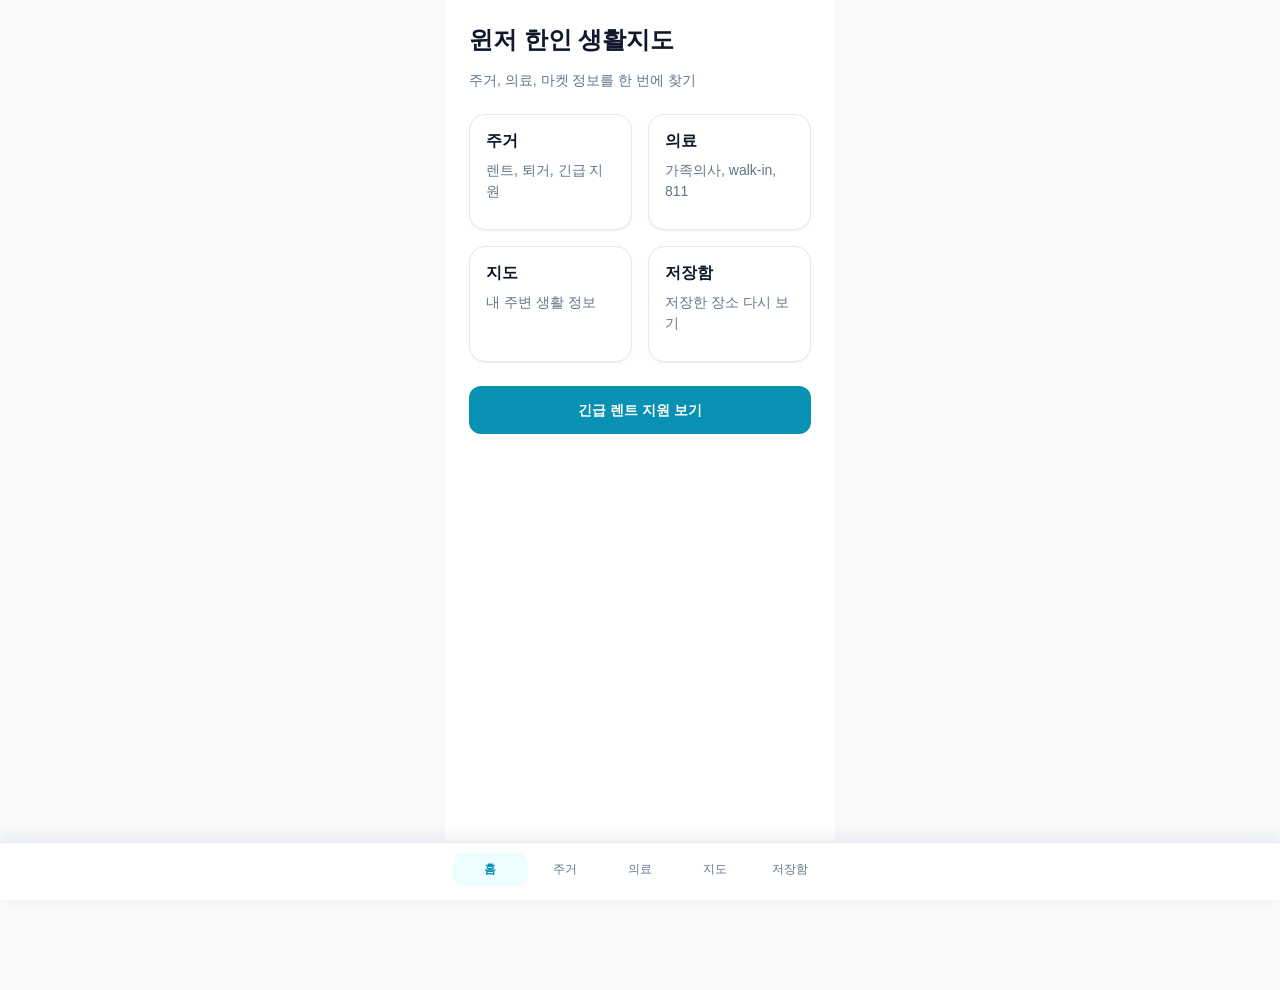
<file: index.html>
<!DOCTYPE html>
<html lang="ko">
<head>
  <meta charset="UTF-8" />
  <meta name="viewport" content="width=device-width, initial-scale=1.0" />
  <title>Windsor Korean Life App</title>
  <link rel="stylesheet" href="./style.css">

</head>
<body>
  <div class="app">
    <div class="title">윈저 한인 생활지도</div>
    <div class="subtitle">주거, 의료, 마켓 정보를 한 번에 찾기</div>

    <div class="card-grid">
      <a class="card-link" href="./housing.html">
        <div class="card">
          <h2>주거</h2>
          <p>렌트, 퇴거, 긴급 지원</p>
        </div>
      </a>

      <a class="card-link" href="./medical.html">
        <div class="card">
          <h2>의료</h2>
          <p>가족의사, walk-in, 811</p>
        </div>
      </a>

      <a class="card-link" href="./map.html">
        <div class="card">
          <h2>지도</h2>
          <p>내 주변 생활 정보</p>
        </div>
      </a>

      <a class="card-link" href="./saved.html">
        <div class="card">
          <h2>저장함</h2>
          <p>저장한 장소 다시 보기</p>
        </div>
      </a>
    </div>

    <a class="button" href="./housing.html">긴급 렌트 지원 보기</a>
  </div>
  <div class="tabbar">
  <div class="tabbar-inner">
    <a class="tab-link active" href="./index.html">홈</a>
    <a class="tab-link" href="./housing.html">주거</a>
    <a class="tab-link" href="./medical.html">의료</a>
    <a class="tab-link" href="./map.html">지도</a>
    <a class="tab-link" href="./saved.html">저장함</a>
  </div>
</div>

</body>
</html>
</file>
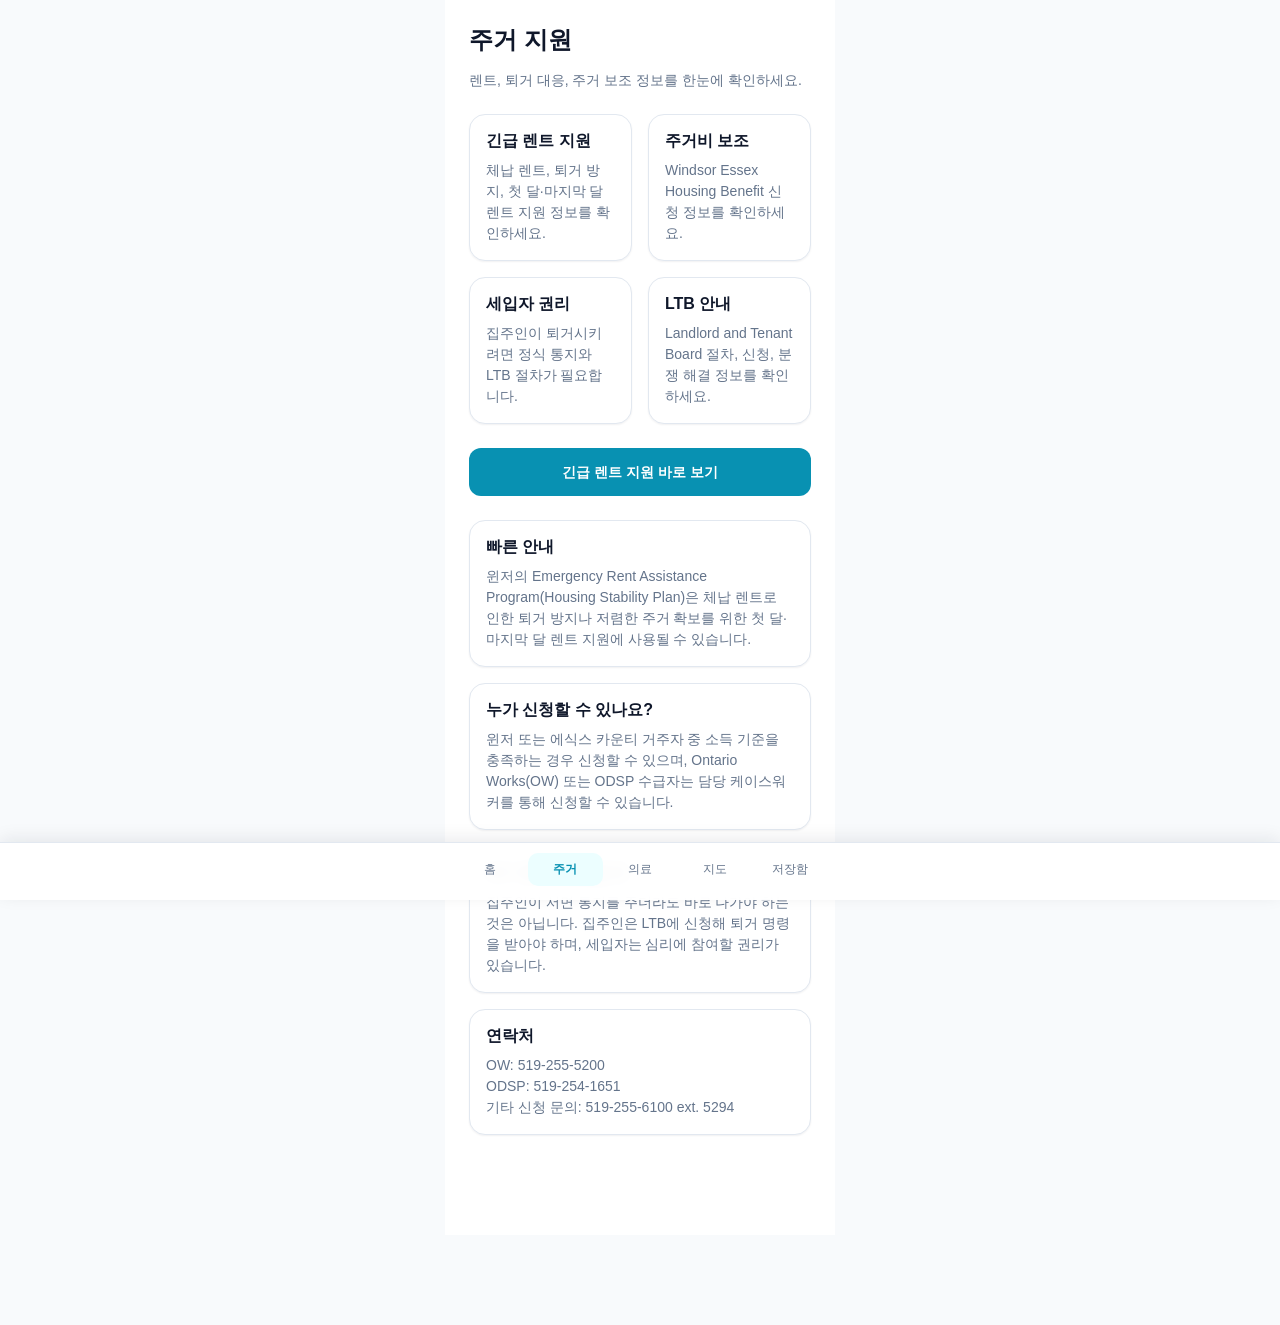
<file: housing.html>
<!DOCTYPE html>
<html lang="ko">
<head>
  <meta charset="UTF-8" />
  <meta name="viewport" content="width=device-width, initial-scale=1.0" />
  <title>주거 | Windsor Korean Life App</title>
  <link rel="stylesheet" href="./style.css" />
</head>
<body>
  <div class="app">
    <div class="title">주거 지원</div>
    <div class="subtitle">렌트, 퇴거 대응, 주거 보조 정보를 한눈에 확인하세요.</div>

    <div class="card-grid">
      <a class="card-link" href="https://www.citywindsor.ca/residents/housing/housing-with-supports-and-homelessness-prevention/emergency-rent-and-utility-assistance" target="_blank" rel="noopener noreferrer">
        <div class="card">
          <h2>긴급 렌트 지원</h2>
          <p>체납 렌트, 퇴거 방지, 첫 달·마지막 달 렌트 지원 정보를 확인하세요.</p>
        </div>
      </a>

      <a class="card-link" href="https://www.wechc.com/windsor-essex-housing-benefit" target="_blank" rel="noopener noreferrer">
        <div class="card">
          <h2>주거비 보조</h2>
          <p>Windsor Essex Housing Benefit 신청 정보를 확인하세요.</p>
        </div>
      </a>

      <a class="card-link" href="https://www.ontario.ca/page/renting-ontario-your-rights" target="_blank" rel="noopener noreferrer">
        <div class="card">
          <h2>세입자 권리</h2>
          <p>집주인이 퇴거시키려면 정식 통지와 LTB 절차가 필요합니다.</p>
        </div>
      </a>

      <a class="card-link" href="https://tribunalsontario.ca/ltb/" target="_blank" rel="noopener noreferrer">
        <div class="card">
          <h2>LTB 안내</h2>
          <p>Landlord and Tenant Board 절차, 신청, 분쟁 해결 정보를 확인하세요.</p>
        </div>
      </a>
    </div>

    <a class="button" href="https://www.citywindsor.ca/residents/housing/housing-with-supports-and-homelessness-prevention/emergency-rent-and-utility-assistance" target="_blank" rel="noopener noreferrer">
      긴급 렌트 지원 바로 보기
    </a>

    <div style="margin-top: 24px;">
      <div class="card" style="margin-bottom: 16px;">
        <h2>빠른 안내</h2>
        <p>
          윈저의 Emergency Rent Assistance Program(Housing Stability Plan)은
          체납 렌트로 인한 퇴거 방지나 저렴한 주거 확보를 위한 첫 달·마지막 달 렌트 지원에 사용될 수 있습니다.
        </p>
      </div>

      <div class="card" style="margin-bottom: 16px;">
        <h2>누가 신청할 수 있나요?</h2>
        <p>
          윈저 또는 에식스 카운티 거주자 중 소득 기준을 충족하는 경우 신청할 수 있으며,
          Ontario Works(OW) 또는 ODSP 수급자는 담당 케이스워커를 통해 신청할 수 있습니다.
        </p>
      </div>

      <div class="card" style="margin-bottom: 16px;">
        <h2>퇴거 통지 받았을 때</h2>
        <p>
          집주인이 서면 통지를 주더라도 바로 나가야 하는 것은 아닙니다.
          집주인은 LTB에 신청해 퇴거 명령을 받아야 하며, 세입자는 심리에 참여할 권리가 있습니다.
        </p>
      </div>

      <div class="card">
        <h2>연락처</h2>
        <p>
          OW: 519-255-5200<br />
          ODSP: 519-254-1651<br />
          기타 신청 문의: 519-255-6100 ext. 5294
        </p>
      </div>
    </div>
  </div>

  <div class="tabbar">
    <div class="tabbar-inner">
      <a class="tab-link" href="./index.html">홈</a>
      <a class="tab-link active" href="./housing.html">주거</a>
      <a class="tab-link" href="./medical.html">의료</a>
      <a class="tab-link" href="./map.html">지도</a>
      <a class="tab-link" href="./saved.html">저장함</a>
    </div>
  </div>
</body>
</html>
</file>
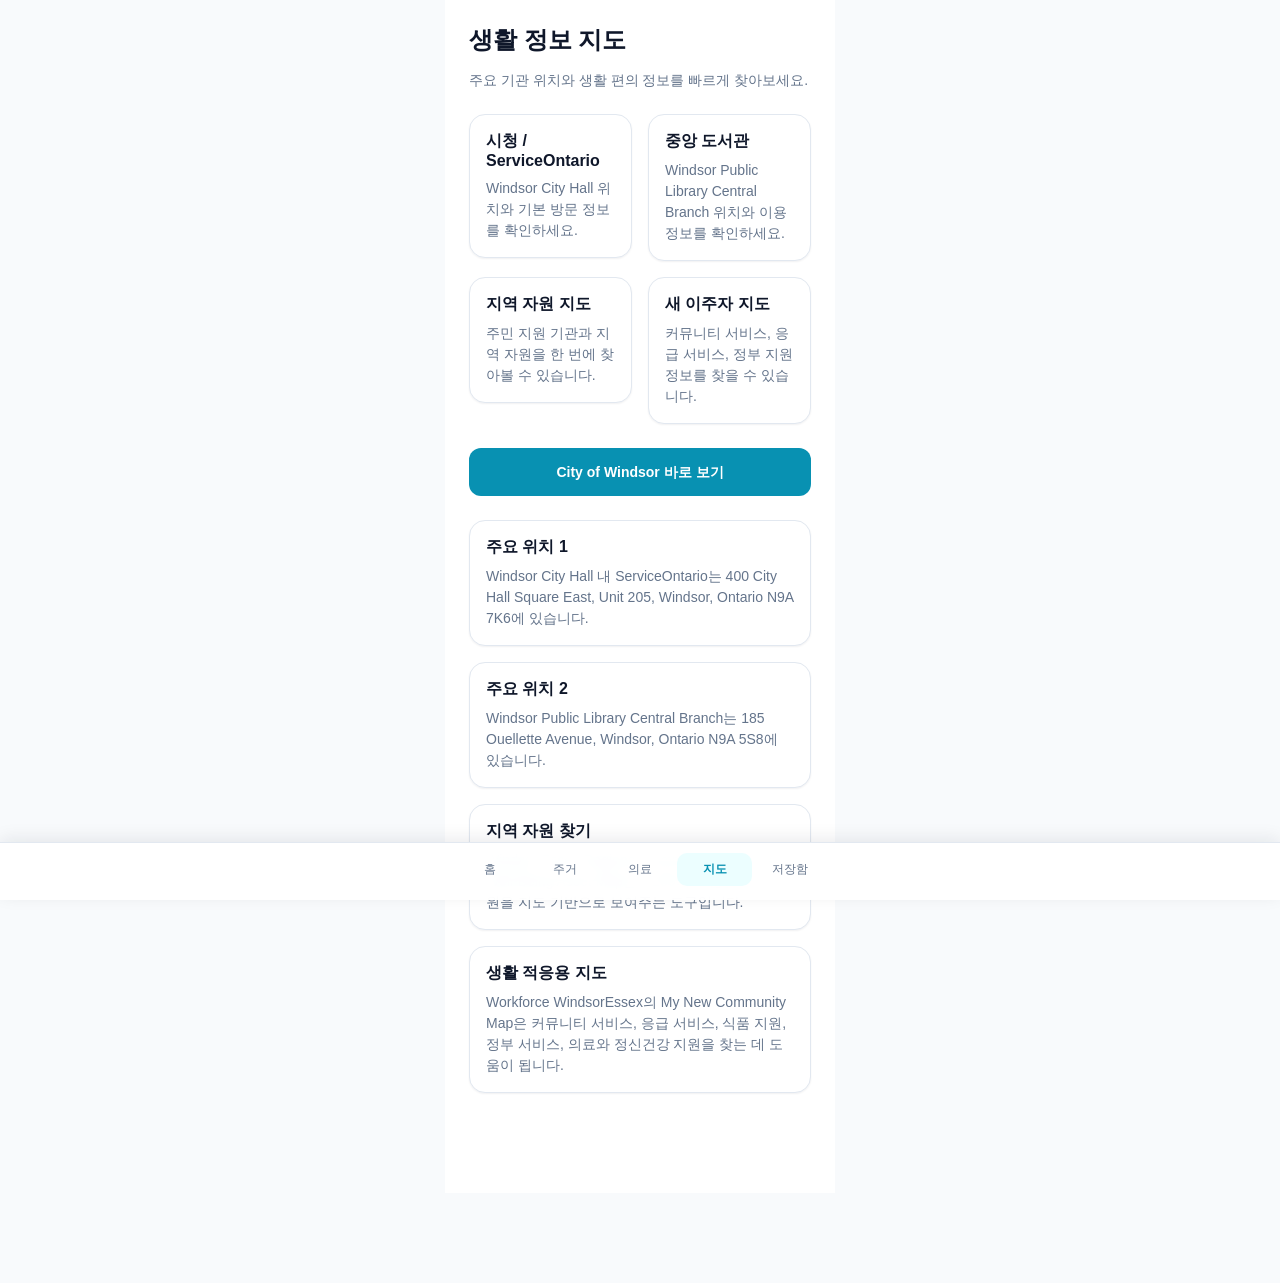
<file: map.html>
<!DOCTYPE html>
<html lang="ko">
<head>
  <meta charset="UTF-8" />
  <meta name="viewport" content="width=device-width, initial-scale=1.0" />
  <title>지도 | Windsor Korean Life App</title>
  <link rel="stylesheet" href="./style.css" />
</head>
<body>
  <div class="app">
    <div class="title">생활 정보 지도</div>
    <div class="subtitle">주요 기관 위치와 생활 편의 정보를 빠르게 찾아보세요.</div>

    <div class="card-grid">
      <a class="card-link" href="https://www.ontario.ca/locations/serviceontario/windsor-city-hall-windsor" target="_blank" rel="noopener noreferrer">
        <div class="card">
          <h2>시청 / ServiceOntario</h2>
          <p>Windsor City Hall 위치와 기본 방문 정보를 확인하세요.</p>
        </div>
      </a>

      <a class="card-link" href="https://www.windsorpubliclibrary.com/central-2/" target="_blank" rel="noopener noreferrer">
        <div class="card">
          <h2>중앙 도서관</h2>
          <p>Windsor Public Library Central Branch 위치와 이용 정보를 확인하세요.</p>
        </div>
      </a>

      <a class="card-link" href="https://www.citywindsor.ca/residents/social-services/social-policy-and-pathway-to-potential/community-safety-and-well-being/2022-community-safety-and-well-being-plan/Pages/Asset-Map.aspx" target="_blank" rel="noopener noreferrer">
        <div class="card">
          <h2>지역 자원 지도</h2>
          <p>주민 지원 기관과 지역 자원을 한 번에 찾아볼 수 있습니다.</p>
        </div>
      </a>

      <a class="card-link" href="https://www.workforcewindsoressex.com/my-new-community-map/" target="_blank" rel="noopener noreferrer">
        <div class="card">
          <h2>새 이주자 지도</h2>
          <p>커뮤니티 서비스, 응급 서비스, 정부 지원 정보를 찾을 수 있습니다.</p>
        </div>
      </a>
    </div>

    <a class="button" href="https://www.citywindsor.ca" target="_blank" rel="noopener noreferrer">
      City of Windsor 바로 보기
    </a>

    <div style="margin-top: 24px;">
      <div class="card" style="margin-bottom: 16px;">
        <h2>주요 위치 1</h2>
        <p>
          Windsor City Hall 내 ServiceOntario는
          400 City Hall Square East, Unit 205, Windsor, Ontario N9A 7K6에 있습니다.
        </p>
      </div>

      <div class="card" style="margin-bottom: 16px;">
        <h2>주요 위치 2</h2>
        <p>
          Windsor Public Library Central Branch는
          185 Ouellette Avenue, Windsor, Ontario N9A 5S8에 있습니다.
        </p>
      </div>

      <div class="card" style="margin-bottom: 16px;">
        <h2>지역 자원 찾기</h2>
        <p>
          Windsor Essex Regional Community Safety and Well-Being Asset Map은
          1,200개가 넘는 지역 자원을 지도 기반으로 보여주는 도구입니다.
        </p>
      </div>

      <div class="card">
        <h2>생활 적응용 지도</h2>
        <p>
          Workforce WindsorEssex의 My New Community Map은
          커뮤니티 서비스, 응급 서비스, 식품 지원, 정부 서비스, 의료와 정신건강 지원을 찾는 데 도움이 됩니다.
        </p>
      </div>
    </div>
  </div>

  <div class="tabbar">
    <div class="tabbar-inner">
      <a class="tab-link" href="./index.html">홈</a>
      <a class="tab-link" href="./housing.html">주거</a>
      <a class="tab-link" href="./medical.html">의료</a>
      <a class="tab-link active" href="./map.html">지도</a>
      <a class="tab-link" href="./saved.html">저장함</a>
    </div>
  </div>
</body>
</html>
</file>
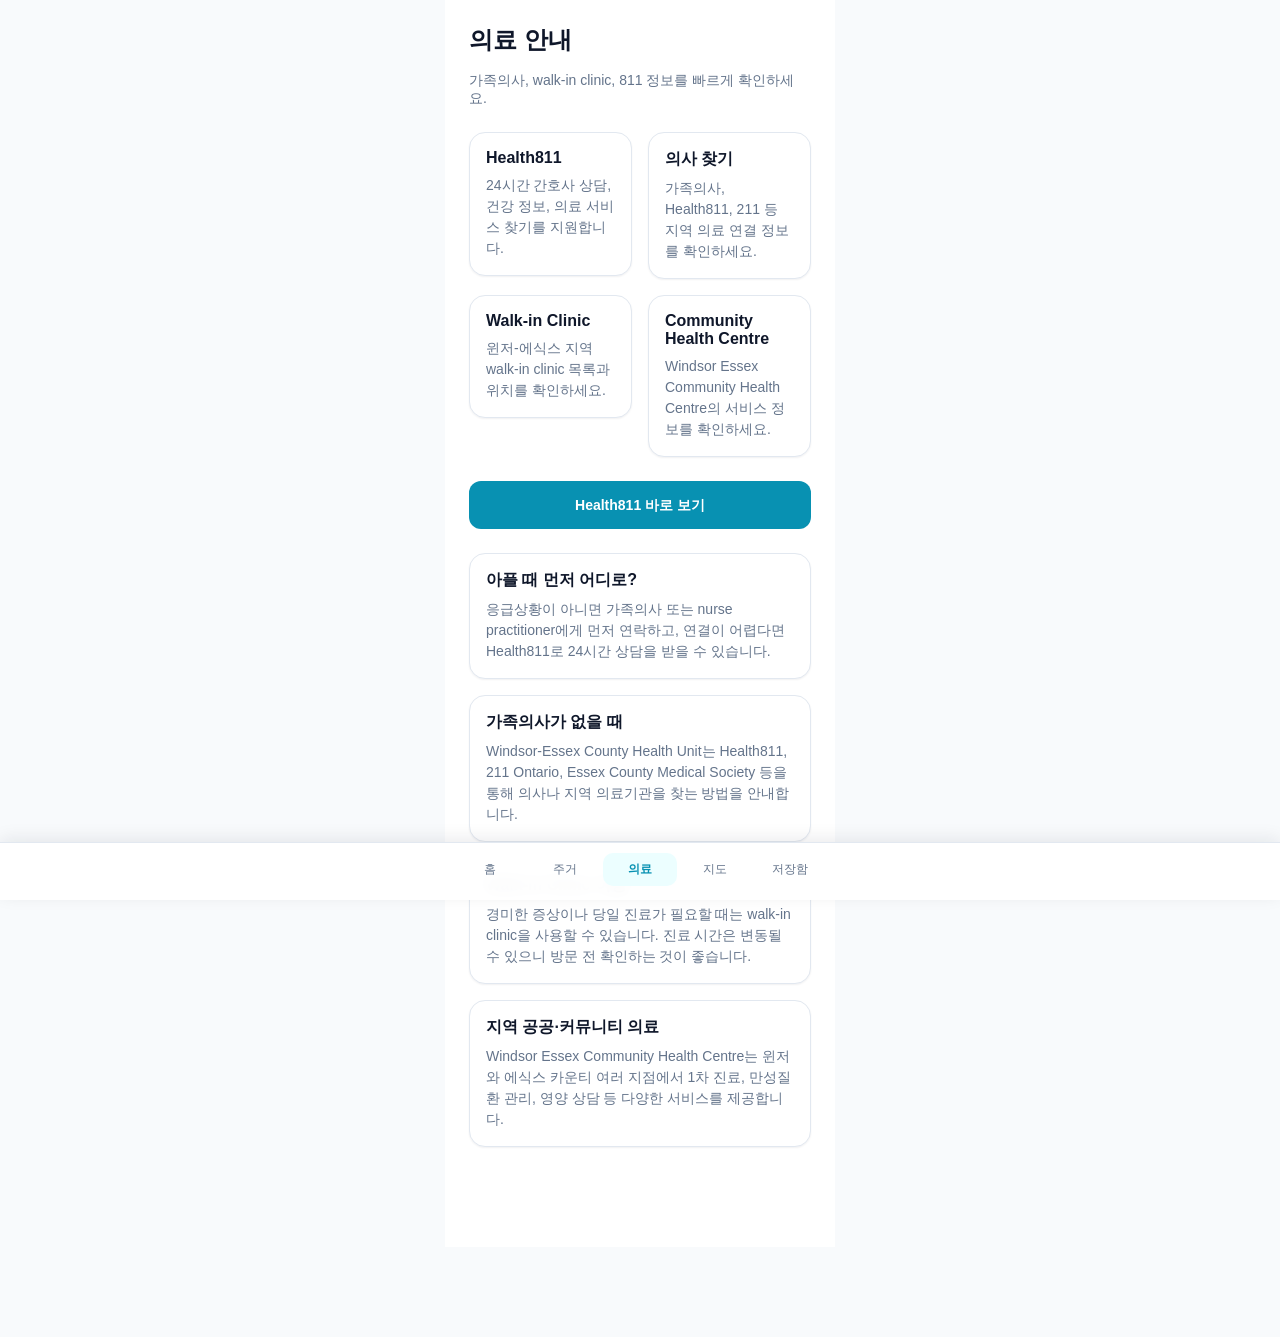
<file: medical.html>
<!DOCTYPE html>
<html lang="ko">
<head>
  <meta charset="UTF-8" />
  <meta name="viewport" content="width=device-width, initial-scale=1.0" />
  <title>의료 | Windsor Korean Life App</title>
  <link rel="stylesheet" href="./style.css" />
</head>
<body>
  <div class="app">
    <div class="title">의료 안내</div>
    <div class="subtitle">가족의사, walk-in clinic, 811 정보를 빠르게 확인하세요.</div>

    <div class="card-grid">
      <a class="card-link" href="https://www.ontariohealth.ca/content/ontariohealth/ca/en.html" target="_blank" rel="noopener noreferrer">
        <div class="card">
          <h2>Health811</h2>
          <p>24시간 간호사 상담, 건강 정보, 의료 서비스 찾기를 지원합니다.</p>
        </div>
      </a>

      <a class="card-link" href="https://www.wechu.org/your-health/find-doctor-or-health-care-provider" target="_blank" rel="noopener noreferrer">
        <div class="card">
          <h2>의사 찾기</h2>
          <p>가족의사, Health811, 211 등 지역 의료 연결 정보를 확인하세요.</p>
        </div>
      </a>

      <a class="card-link" href="https://www.eriestclairhealthline.ca/listServicesDetailed.aspx?id=10072&region=WindsorEssex" target="_blank" rel="noopener noreferrer">
        <div class="card">
          <h2>Walk-in Clinic</h2>
          <p>윈저-에식스 지역 walk-in clinic 목록과 위치를 확인하세요.</p>
        </div>
      </a>

      <a class="card-link" href="https://wechc.org" target="_blank" rel="noopener noreferrer">
        <div class="card">
          <h2>Community Health Centre</h2>
          <p>Windsor Essex Community Health Centre의 서비스 정보를 확인하세요.</p>
        </div>
      </a>
    </div>

    <a class="button" href="https://www.ontariohealth.ca/content/ontariohealth/ca/en.html" target="_blank" rel="noopener noreferrer">
      Health811 바로 보기
    </a>

    <div style="margin-top: 24px;">
      <div class="card" style="margin-bottom: 16px;">
        <h2>아플 때 먼저 어디로?</h2>
        <p>
          응급상황이 아니면 가족의사 또는 nurse practitioner에게 먼저 연락하고,
          연결이 어렵다면 Health811로 24시간 상담을 받을 수 있습니다.
        </p>
      </div>

      <div class="card" style="margin-bottom: 16px;">
        <h2>가족의사가 없을 때</h2>
        <p>
          Windsor-Essex County Health Unit는 Health811, 211 Ontario,
          Essex County Medical Society 등을 통해 의사나 지역 의료기관을 찾는 방법을 안내합니다.
        </p>
      </div>

      <div class="card" style="margin-bottom: 16px;">
        <h2>Walk-in Clinic 이용</h2>
        <p>
          경미한 증상이나 당일 진료가 필요할 때는 walk-in clinic을 사용할 수 있습니다.
          진료 시간은 변동될 수 있으니 방문 전 확인하는 것이 좋습니다.
        </p>
      </div>

      <div class="card">
        <h2>지역 공공·커뮤니티 의료</h2>
        <p>
          Windsor Essex Community Health Centre는 윈저와 에식스 카운티 여러 지점에서
          1차 진료, 만성질환 관리, 영양 상담 등 다양한 서비스를 제공합니다.
        </p>
      </div>
    </div>
  </div>

  <div class="tabbar">
    <div class="tabbar-inner">
      <a class="tab-link" href="./index.html">홈</a>
      <a class="tab-link" href="./housing.html">주거</a>
      <a class="tab-link active" href="./medical.html">의료</a>
      <a class="tab-link" href="./map.html">지도</a>
      <a class="tab-link" href="./saved.html">저장함</a>
    </div>
  </div>
</body>
</html>
</file>
<file: style.css>
body {
  margin: 0;
  font-family: Arial, sans-serif;
  background: #f8fafc;
  color: #0f172a;
  padding-bottom: 90px;
}

.app {
  max-width: 390px;
  margin: 0 auto;
  min-height: 100vh;
  background: white;
  padding: 24px;
  padding-bottom: 100px;
  box-sizing: border-box;
}

.title {
  font-size: 24px;
  font-weight: bold;
  margin-bottom: 16px;
}

.subtitle {
  font-size: 14px;
  color: #64748b;
  margin-bottom: 24px;
}

.card-grid {
  display: grid;
  grid-template-columns: 1fr 1fr;
  gap: 16px;
}

.card-link {
  text-decoration: none;
  color: inherit;
}

.card {
  background: #ffffff;
  border: 1px solid #e2e8f0;
  border-radius: 16px;
  padding: 16px;
  box-shadow: 0 1px 2px rgba(15, 23, 42, 0.06);
  min-height: 116px;
  box-sizing: border-box;
}

.card h2 {
  font-size: 16px;
  margin: 0 0 8px;
}

.card p {
  font-size: 14px;
  color: #64748b;
  margin: 0;
  line-height: 1.5;
}

.button {
  display: block;
  width: 100%;
  margin-top: 24px;
  height: 48px;
  line-height: 48px;
  text-align: center;
  text-decoration: none;
  border-radius: 12px;
  background: #0891b2;
  color: white;
  font-size: 14px;
  font-weight: bold;
}

.tabbar {
  position: fixed;
  bottom: 0;
  left: 0;
  width: 100%;
  background: rgba(255, 255, 255, 0.96);
  border-top: 1px solid #e2e8f0;
  box-shadow: 0 -4px 16px rgba(15, 23, 42, 0.08);
  display: flex;
  justify-content: center;
  z-index: 1000;
  backdrop-filter: blur(8px);
}

.tabbar-inner {
  width: 100%;
  max-width: 390px;
  display: grid;
  grid-template-columns: repeat(5, 1fr);
  padding: 10px 8px 14px;
  box-sizing: border-box;
}

.tab-link {
  text-decoration: none;
  color: #64748b;
  font-size: 12px;
  text-align: center;
  line-height: 1.4;
  padding: 8px 4px;
  border-radius: 10px;
  transition: all 0.2s ease;
}

.tab-link.active {
  color: #0891b2;
  font-weight: bold;
  background: #ecfeff;
}

.tab-link:hover {
  background: #f1f5f9;
}

.section {
  margin-top: 24px;
}

.stack {
  display: grid;
  gap: 16px;
}

.card-center {
  text-align: center;
}

.card-note {
  background: #f8fafc;
  border: 1px solid #e2e8f0;
}

.page-button {
  margin-top: 16px;
}

.empty-state-text {
  margin-top: 8px;
}
</file>
